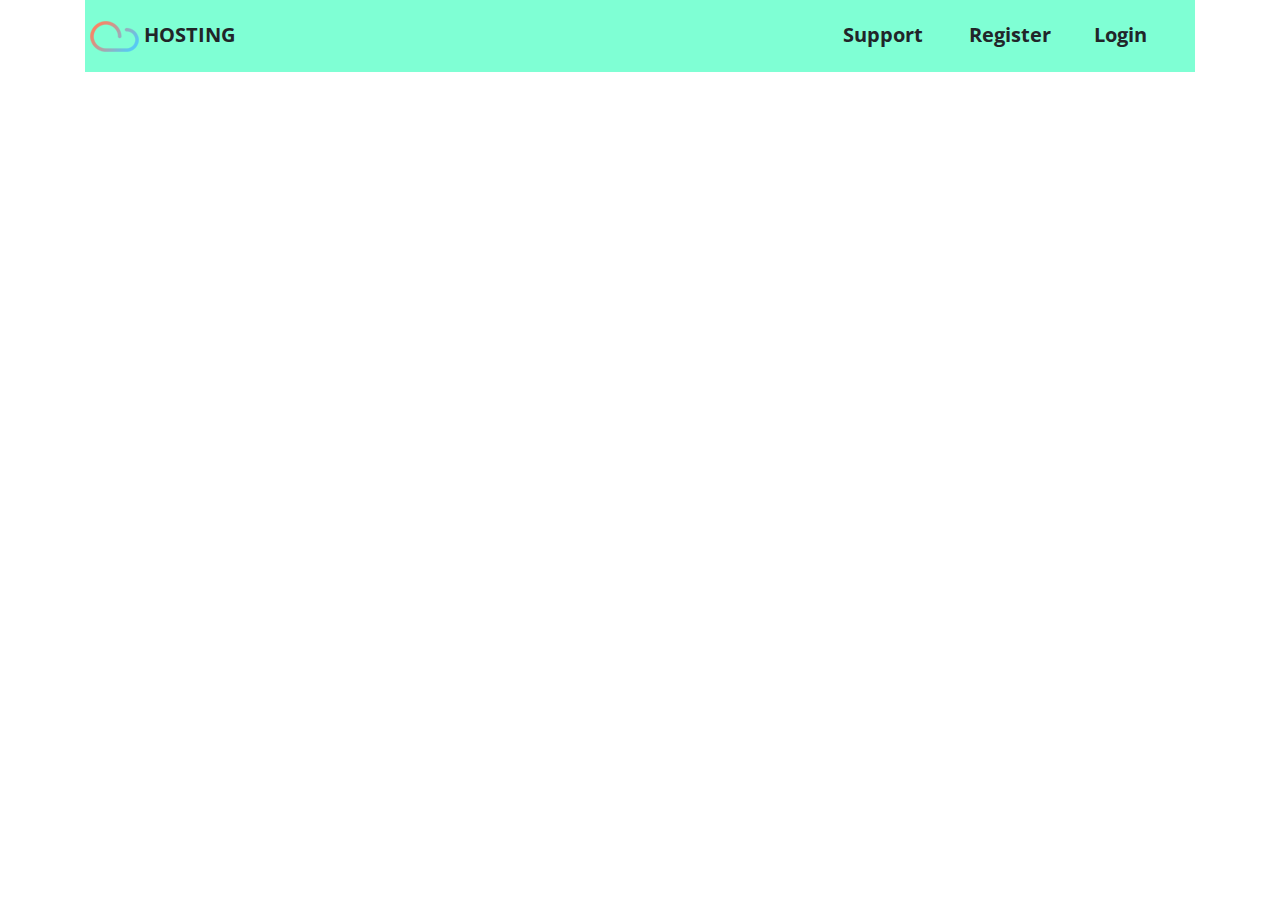
<file: Homepage/index.html>
<!DOCTYPE html>
<html lang="en">

<head>
    <meta charset="UTF-8">
    <meta name="viewport" content="width=device-width, initial-scale=1.0">
    <meta http-equiv="X-UA-Compatible" content="ie=edge">
    <link href="https://fonts.googleapis.com/css?family=Open+Sans:400,800&display=swap" rel="stylesheet">
    <link rel="stylesheet" href="./css/bootstrap.min.css">
    <link rel="stylesheet" href="./css/main.css">
    <title>Homepage</title>
</head>

<body>
    <div class="container">
        <div class="row">
            <div class="col">
                <header class="header">
                    <div class="row">
                        <div class="col-8">
                            <img class="header__logo" src="img/cloud.png" alt="img">
                            <span class="header__title">HOSTING</span>
                        </div>
                        <div class="col">
                            <div class="header__support">Support</div>
                        </div>
                        <div class="col">
                            <div class="header__register">Register</div>
                        </div>
                        <div class="col">
                            <div class="header__login">Login</div>
                        </div>
                    </div>
                </header>
            </div>


        </div>
    </div>
</body>

</html>
</file>
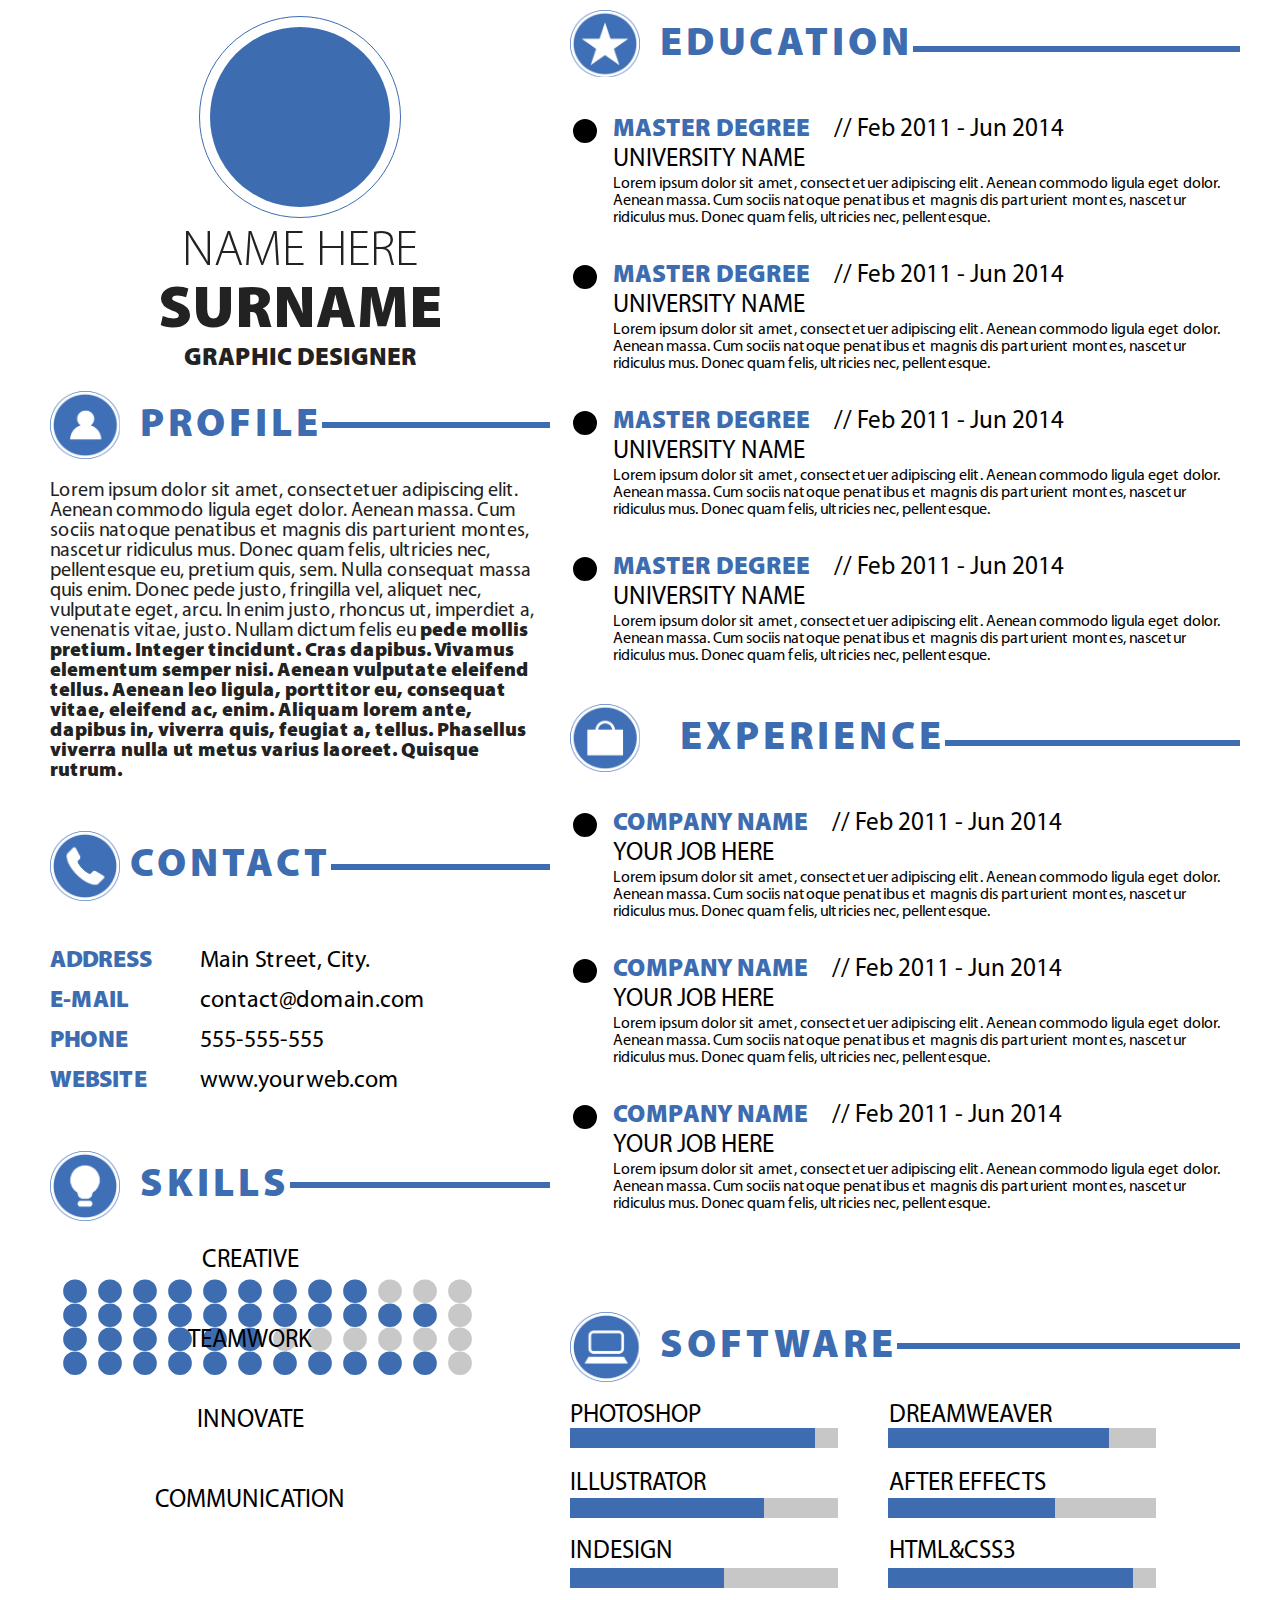
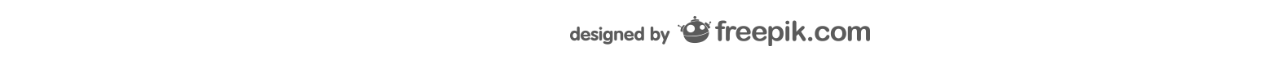
<file: Lesson3-cv/index.html>
<!DOCTYPE html>
<html lang="ru">

<head>
    <meta charset="UTF-8">
    <link rel="stylesheet" type="text/css" href="css/reset.css">
    <link rel="stylesheet" type="text/css" href="css/style.css">
    <!-- <link rel=" stylesheet" href="https://use.typekit.net/smi4kal.css"> -->
    <title>VC</title>
</head>

<body>
    <div class="main">

        <!--=====================================================
            ================БЛОК ЛЕВОЙ СТОРОНЫ===================
            =====================================================-->
        <div class="left">
            <div class="circle">
                <!--БЛОК С КРУГОМ-->
                <div class="circle2"></div>
            </div>

            <p class="name1">NAME HERE</p>
            <p class="name2">SURNAME</p>
            <p class="prof">GRAPHIC DESIGNER</p>
            <!-- ======БЛОК ПРОФИЛЯ=======-->
            <div class="profile">
                <div class="prof-logo">
                    <!--тут картинка лого и название-->
                    <div class="prof-img"></div>
                    <span class="prof-title">PROFILE</span>
                    <div class="prof-hr"></div>
                    <hr>
                </div>
                <div class="prof-text">
                    <!--ТЕКСТ В ПРОФИЛЕ-->
                    <span class="norm">Lorem ipsum dolor sit amet, consectetuer adipiscing elit. Aenean commodo ligula
                        eget dolor. Aenean massa. Cum sociis natoque penatibus et magnis dis parturient montes, nascetur
                        ridiculus mus. Donec quam felis, ultricies nec, pellentesque eu, pretium quis, sem. Nulla
                        consequat massa quis enim. Donec pede justo, fringilla vel, aliquet nec, vulputate eget, arcu.
                        In enim justo, rhoncus ut, imperdiet a, venenatis vitae, justo. Nullam dictum felis eu
                    </span><span class="bold"> pede mollis pretium. Integer tincidunt. Cras dapibus. Vivamus elementum
                        semper nisi. Aenean vulputate eleifend tellus. Aenean leo ligula, porttitor eu, consequat vitae,
                        eleifend ac, enim. Aliquam lorem ante, dapibus in, viverra quis, feugiat a, tellus. Phasellus
                        viverra nulla ut metus varius laoreet. Quisque rutrum. </span>
                </div>
            </div>

            <!-- ======БЛОК КОНТАКТА=======-->
            <div class="contact">
                <div class="cont-logo">
                    <div class="cont-img"></div>
                    <span class="cont-title">CONTACT</span>
                    <div class="cont-hr"></div>
                    <hr>
                </div>
                <!--======БЛОК С АДРЕСАМИ=====-->
                <div class="cont-name">
                    <p>ADDRESS</p>
                    <p>E-MAIL</p>
                    <p>PHONE</p>
                    <p>WEBSITE</p>
                </div>
                <div class="cont-text">
                    <p>Main Street, City.</p>
                    <p>contact@domain.com</p>
                    <p>555-555-555</p>
                    <p>www.yourweb.com</p>
                </div>
            </div>

            <div class="skills">
                <div class="skills-logo">
                    <div class="skills-img"></div>
                    <span class="skills-title">SKILLS</span>
                    <div class="skills-hr"></div>
                    <hr>
                </div>

                <div class="clean"></div>
                <div class="skills-n-r">
                <div class="skills-name">
                    <p>CREATIVE</p>
                    <p>TEAMWORK</p>
                    <p>INNOVATE</p>
                    <p>COMMUNICATION</p>
                </div>
                <div class="skills-rate">
                <table>
                    <tr>
                        <td>.</td>
                        <td>.</td>
                        <td>.</td>
                        <td>.</td>
                        <td>.</td>
                        <td>.</td>
                        <td>.</td>
                        <td>.</td>
                        <td>.</td>
                        <td class="point-white">.</td>
                        <td class="point-white">.</td>
                        <td class="point-white">.</td>                        
                    </tr>
                    <tr>
                        <td>.</td>
                        <td>.</td>
                        <td>.</td>
                        <td>.</td>
                        <td>.</td>
                        <td>.</td>
                        <td>.</td>
                        <td>.</td>
                        <td>.</td>
                        <td>.</td>
                        <td>.</td>
                        <td class="point-white">.</td>                        
                    </tr>
                    <tr>
                        <td>.</td>
                        <td>.</td>
                        <td>.</td>
                        <td>.</td>
                        <td>.</td>
                        <td>.</td>
                        <td class="point-white">.</td>
                        <td class="point-white">.</td>
                        <td class="point-white">.</td>
                        <td class="point-white">.</td>
                        <td class="point-white">.</td>
                        <td class="point-white">.</td>                        
                    </tr>
                    <tr>
                        <td>.</td>
                        <td>.</td>
                        <td>.</td>
                        <td>.</td>
                        <td>.</td>
                        <td>.</td>
                        <td>.</td>
                        <td>.</td>
                        <td>.</td>
                        <td>.</td>
                        <td>.</td>
                        <td class="point-white">.</td>                        
                    </tr>
                </table>

                </div>
                </div>
            </div>
            <div class="clean"></div>

        </div>

        <!--=====================================================
            ================БЛОК ПРАВОЙ СТОРОНЫ==================
            =====================================================-->
        <div class="right">

            <div class="education">
                <div class="educ-img"></div>
                <span class="educ-logo">EDUCATION </span>
                <div class="educ-hr">
                </div>
                <hr>

            </div>

            <ul>
                <li><span class="educ-title">MASTER DEGREE &nbsp;&nbsp;&nbsp;</span>
                    <span class="educ-name">// Feb 2011 - Jun 2014 <br> UNIVERSITY NAME <br></span>
                    <span class="educ-text">Lorem ipsum dolor sit amet, consectetuer adipiscing elit. Aenean commodo
                        ligula eget dolor.
                        Aenean massa. Cum sociis natoque penatibus et magnis dis parturient montes, nascetur ridiculus
                        mus. Donec quam
                        felis, ultricies nec, pellentesque.</span>
                </li>
                <li>
                    <span class="educ-title">MASTER DEGREE &nbsp;&nbsp;&nbsp;</span>
                    <span class="educ-name">// Feb 2011 - Jun 2014 <br> UNIVERSITY NAME <br></span>
                    <span class="educ-text">Lorem ipsum dolor sit amet, consectetuer adipiscing elit. Aenean commodo
                        ligula eget dolor.
                        Aenean massa. Cum sociis natoque penatibus et magnis dis parturient montes, nascetur ridiculus
                        mus. Donec quam
                        felis, ultricies nec, pellentesque.</span>
                </li>
                <li>
                    <span class="educ-title">MASTER DEGREE &nbsp;&nbsp;&nbsp;</span>
                    <span class="educ-name">// Feb 2011 - Jun 2014 <br> UNIVERSITY NAME <br></span>
                    <span class="educ-text">Lorem ipsum dolor sit amet, consectetuer adipiscing elit. Aenean commodo
                        ligula eget dolor.
                        Aenean massa. Cum sociis natoque penatibus et magnis dis parturient montes, nascetur ridiculus
                        mus. Donec quam
                        felis, ultricies nec, pellentesque.</span>
                </li>
                <li>
                    <span class="educ-title">MASTER DEGREE &nbsp;&nbsp;&nbsp;</span>
                    <span class="educ-name">// Feb 2011 - Jun 2014 <br> UNIVERSITY NAME <br></span>
                    <span class="educ-text">Lorem ipsum dolor sit amet, consectetuer adipiscing elit. Aenean commodo
                        ligula eget dolor.
                        Aenean massa. Cum sociis natoque penatibus et magnis dis parturient montes, nascetur ridiculus
                        mus. Donec quam
                        felis, ultricies nec, pellentesque.</span>
                </li>
            </ul>

            <div class="experience">
                <div class="exp-img"></div>
                <div class="exp-logo">EXPERIENCE</div>
                <div class="exp-hr"></div>
                <hr>
            </div>

            <ul>
                <li><span class="exp-title">COMPANY NAME &nbsp;&nbsp;&nbsp;</span>
                    <span class="exp-name">// Feb 2011 - Jun 2014 <br> YOUR JOB HERE <br></span>
                    <span class="exp-text">Lorem ipsum dolor sit amet, consectetuer adipiscing elit. Aenean commodo
                        ligula eget dolor. Aenean massa. Cum sociis natoque penatibus et magnis dis parturient montes,
                        nascetur ridiculus mus. Donec quam felis, ultricies nec, pellentesque.</span>
                </li>
                <li>
                    <span class="exp-title">COMPANY NAME &nbsp;&nbsp;&nbsp;</span>
                    <span class="exp-name">// Feb 2011 - Jun 2014 <br> YOUR JOB HERE <br></span>
                    <span class="exp-text">Lorem ipsum dolor sit amet, consectetuer adipiscing elit. Aenean commodo
                        ligula eget dolor. Aenean massa. Cum sociis natoque penatibus et magnis dis parturient montes,
                        nascetur ridiculus mus. Donec quam felis, ultricies nec, pellentesque.</span>
                </li>
                <li>
                    <span class="exp-title">COMPANY NAME &nbsp;&nbsp;&nbsp;</span>
                    <span class="exp-name">// Feb 2011 - Jun 2014 <br> YOUR JOB HERE <br></span>
                    <span class="exp-text">Lorem ipsum dolor sit amet, consectetuer adipiscing elit. Aenean commodo
                        ligula eget dolor. Aenean massa. Cum sociis natoque penatibus et magnis dis parturient montes,
                        nascetur ridiculus mus. Donec quam felis, ultricies nec, pellentesque.</span>
                </li>
            </ul>

            <div class="software">
                <div class="soft-logo">
                    <div class="soft-img"></div>
                    <span class="soft-title">SOFTWARE</span>
                    <div class="soft-hr"></div>
                    <hr>
                </div>

                <div class="soft1">
                    <p>PHOTOSHOP</p>
                    <p>ILLUSTRATOR</p>
                    <p>INDESIGN</p>
                </div>
                <div class="soft2">
                    <p>DREAMWEAVER</p>
                    <p>AFTER EFFECTS</p>
                    <p>HTML&CSS3</p>
                </div>
                <div class="clean"></div>
                <div class="soft-rate">
                <div class="soft-rate-left">                    
                    <div class="hr-gray">
                        <hr>
                        <hr>
                        <hr>
                    </div>  
                    <div class="hr-blue">
                        <div class="hr-left-1"><hr></div>
                        <div class="hr-left-2"><hr></div>
                        <div class="hr-left-3"><hr></div>
                    </div>                  
                </div>

                <div class="soft-rate-right">
                    <div class="hr-gray">
                        <hr>
                        <hr>
                        <hr>
                    </div> 
                    <div class="hr-blue">
                        <div class="hr-right-1"><hr></div>
                        <div class="hr-right-2"><hr></div>
                        <div class="hr-right-3"><hr></div>
                    </div>                   
                </div>
                </div>
            </div>
            <!-- <div class="clean"></div> -->
            <footer></footer>
        </div>
        
    </div>
    
    
</body>

</html>
</file>
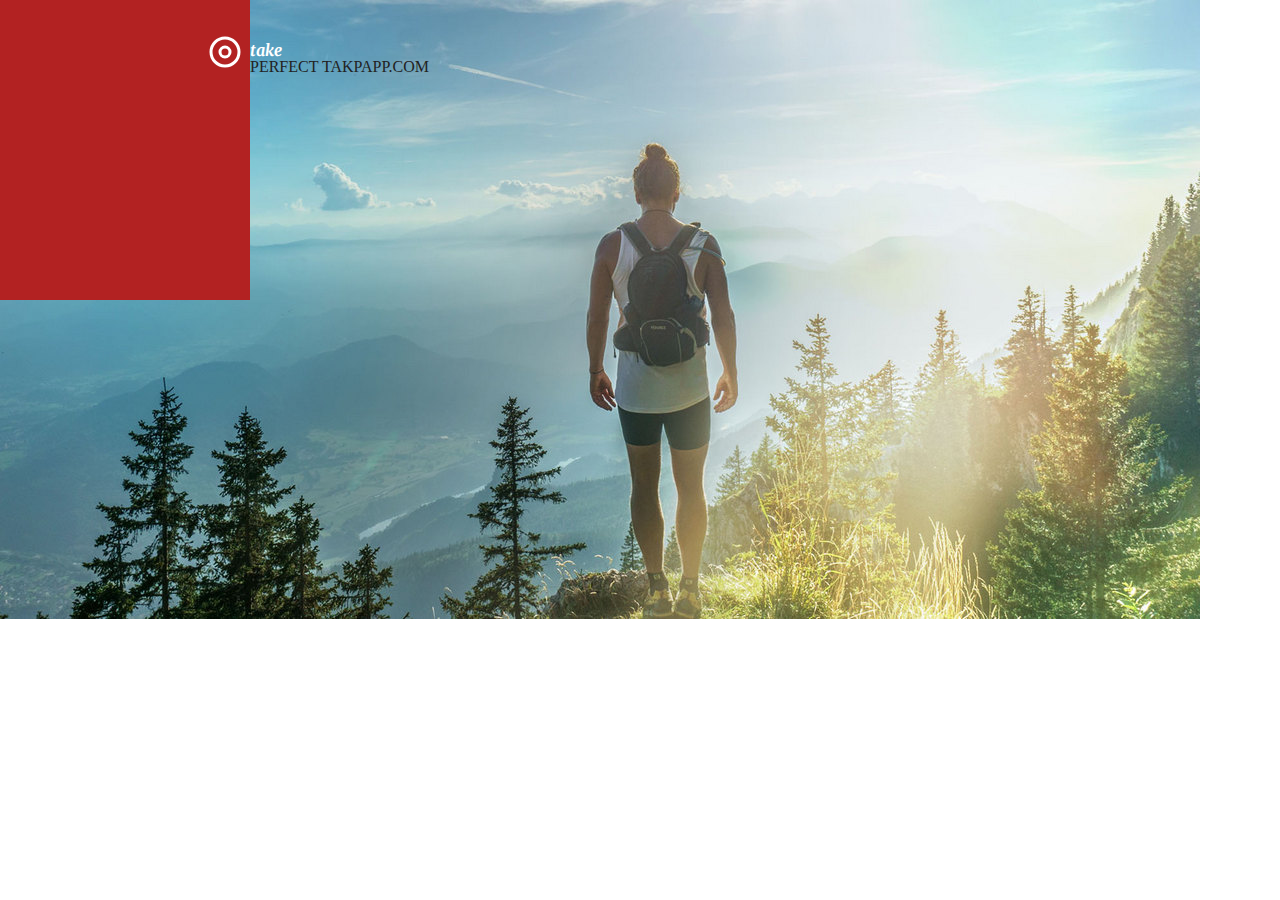
<file: Lesson6-Take/index.html>
<!DOCTYPE html>
<html lang="en">
<head>
    <meta charset="UTF-8">
    <title>Take</title>
    <link rel="stylesheet" href="css/reset.css" type="text/css">
    <link rel="stylesheet" href="css/style.css" type="text/css">
    <link href="https://fonts.googleapis.com/css?family=Merriweather&display=swap" rel="stylesheet">
</head>
<body>
    <main class="main">
        <header class="header">
            <div class="header__share">
                <svg class="svg-circle">
                    <circle cx="225" cy="52" r="14" fill="rgba(0,0,0,0)" stroke-width="3" stroke="white"/>
                    <circle cx="225" cy="52" r="5" fill="rgba(0,0,0,0)" stroke-width="3" stroke="white"/>
                </svg>                
            </div>
            <span class="header__take">take</span>

            <div class="header__text">
                <span class="header__text-vert1">PERFECT</span>
                <span class="header__text-vert2">TAKPAPP.COM</span>
            </div>
        </header>
    </main>
</body>
</html>
</file>
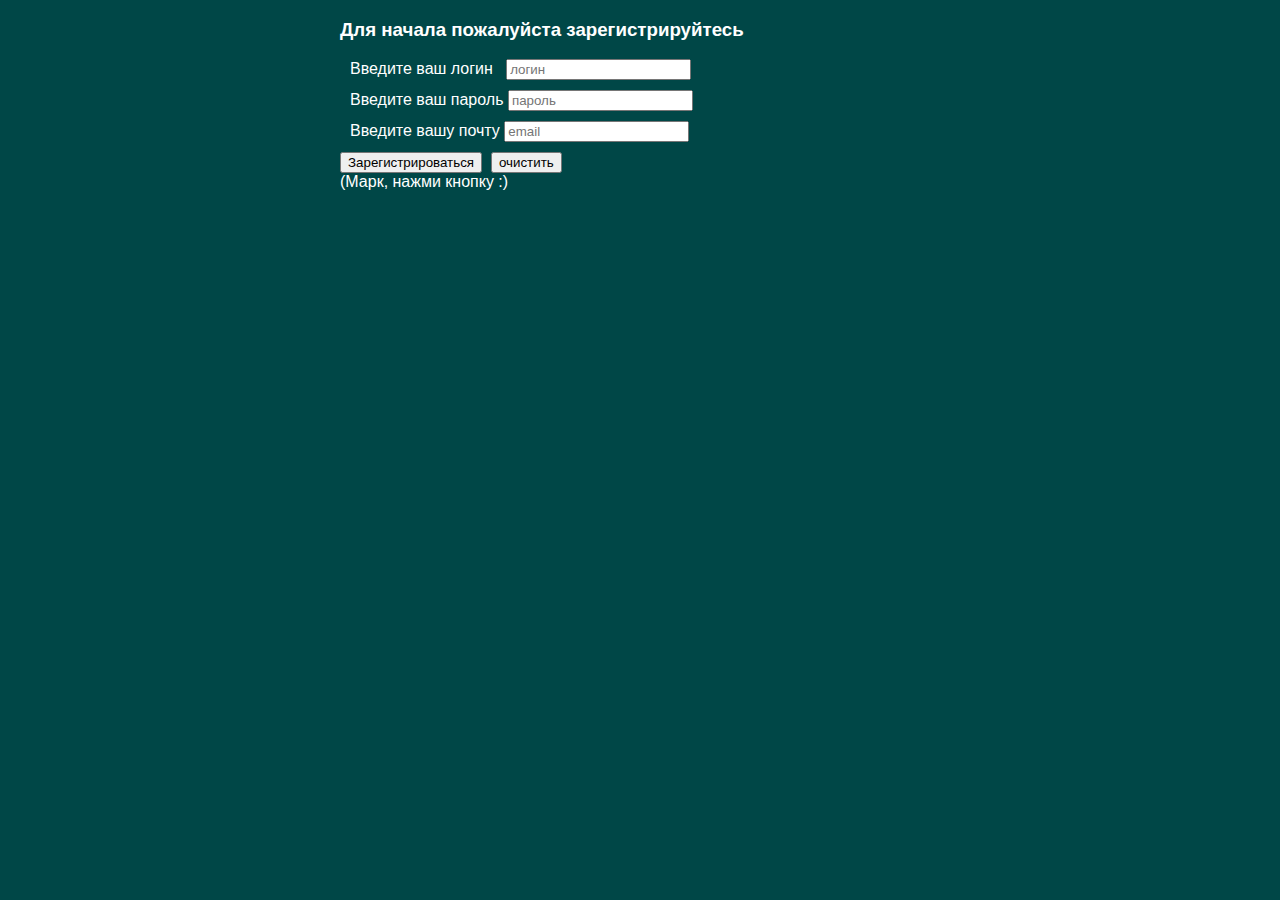
<file: Lesson7-form/index.html>
<!DOCTYPE html>
<html lang="ru">
<head>
    <meta charset="UTF-8">
    <link rel="stylesheet" href="css/style.css" type="text/css">
    <title>Forms</title>
</head>
<body>
    <form action="profile.html">
        <h3>Для начала пожалуйста зарегистрируйтесь</h3>
        <label>Введите ваш логин &nbsp;
            <input name="login" type="text" method="post" placeholder="логин">
        </label>

        <label>Введите ваш пароль
            <input name="login" type="password" method="post" placeholder="пароль">
        </label>

        <label>Введите вашу почту
            <input name="email" type="email" method="post" placeholder="email">
        </label>

        <button type="submit">Зарегистрироваться</button>
        &nbsp;<input type="reset" value="очистить">
        <br>(Марк, нажми кнопку :)
    </form>
</body>
</html>
</file>
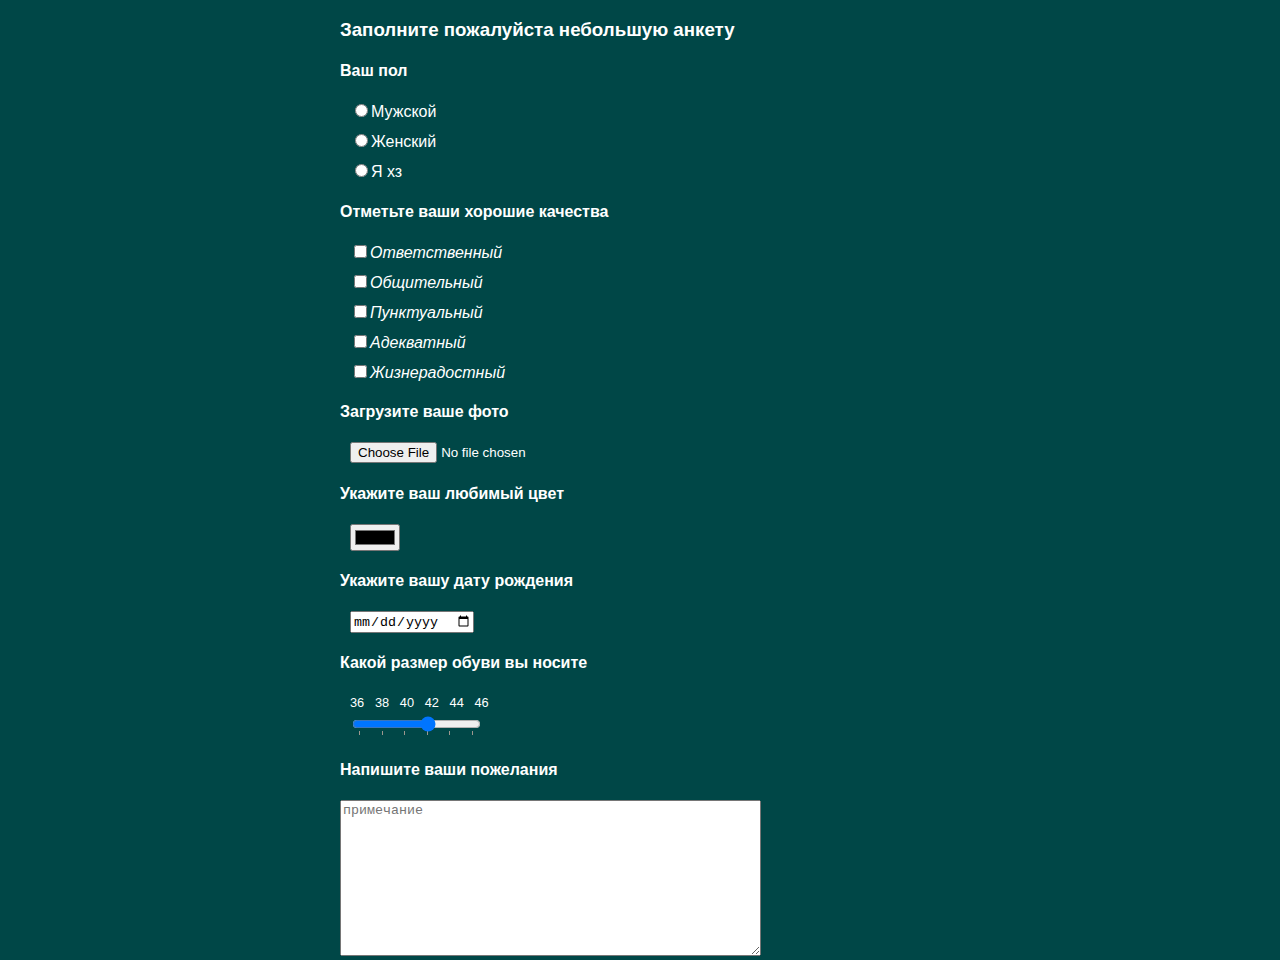
<file: Lesson7-form/profile.html>
<!DOCTYPE html>
<html lang="ru">
<head>
    <meta charset="UTF-8">
    <title>Profile</title>
    <link rel="stylesheet" href="css/style.css">
</head>
<body>
    <h3>Заполните пожалуйста небольшую анкету</h3>

    <form action="#">
        <h4>Ваш пол</h4>
        <label>
            <input type="radio" name="sex" value="Мужской">Мужской
        </label>
        <label>
            <input type="radio" name="sex" value="Женский">Женский
        </label>
        <label>
            <input type="radio" name="sex" value="Я хз">Я хз
        </label>
<!--=============================================================-->
        <h4>Отметьте ваши хорошие качества</h4>
        <label for="check">
            <input id="check" type="checkbox" name="check"><i>Ответственный</i>
        </label>
        <label>
            <input type="checkbox" name="check"><i>Общительный</i>
        </label>
        <label>
            <input type="checkbox" name="check"><i>Пунктуальный</i>
        </label>
        <label>
            <input type="checkbox" name="check"><i>Адекватный</i>
        </label>
        <label>
            <input type="checkbox" name="check"><i>Жизнерадостный</i>
        </label>
<!--=============================================================-->
        <h4>Загрузите ваше фото</h4>
        <label>
            <input type="file" name="pic">
        </label>
<!--=============================================================-->
        <h4>Укажите ваш любимый цвет</h4>
        <label class="color">
            <input type="color" name="color">
        </label>
<!--=============================================================-->
        <h4>Укажите вашу дату рождения</h4>
        <label>
            <input type="date" name="birthday">
        </label>
<!--=============================================================-->
        <h4>Какой размер обуви вы носите</h4>
        <label>
            <span class="size">36 &nbsp; 38 &nbsp; 40 &nbsp; 42 &nbsp; 44 &nbsp; 46</span><br>
            <input type="range" name="shoes" list="size" min="36" max="46" step="2">
            
            <datalist id="size">
                <option value="36" label="36">36</option>
                <option value="38" label="38">38</option>
                <option value="40" label="40">40</option>
                <option value="42" label="42">42</option>
                <option value="44" label="44">44</option>
                <option value="46" label="46">46</option>
            </datalist>            
        </label>
<!--=============================================================-->
        <h4>Напишите ваши пожелания</h4>
        <textarea name="" id="" cols="50" rows="10" placeholder="примечание"></textarea>
    </form>
</body>
</html>
</file>
<file: Homepage/css/main.css>
header {
    padding: 20px 5px;
    font-family: 'Open Sans', sans-serif;
    font-weight: bold;
    font-size: 20px;
    background: aquamarine;
}
</file>
<file: Lesson3-cv/css/style.css>
@font-face {
    font-family: 'Myriad Pro Light';
    src: url('../fonts/MyriadPro-Light.eot');
    src: url('../fonts/MyriadPro-Light.eot?#iefix') format('embedded-opentype'), url('../fonts/MyriadPro-Light.woff') format('woff'), url('../fonts/MyriadPro-Light.ttf') format('truetype');
    font-weight: normal;
    font-style: normal;
}

@font-face {
    font-family: 'Myriad Pro Regular';
    src: url('../fonts/MyriadPro-Regular.eot');
    src: url('../fonts/MyriadPro-Regular.eot?#iefix') format('embedded-opentype'), url('../fonts/MyriadPro-Regular.woff') format('woff'), url('../fonts/MyriadPro-Regular.ttf') format('truetype');
    font-weight: normal;
    font-style: normal;
}

@font-face {
    font-family: 'Myriad Pro Black';
    src: url('../fonts/MyriadPro-Black.eot');
    src: url('../fonts/MyriadPro-Black.eot?#iefix') format('embedded-opentype'), url('../fonts/MyriadPro-Black.woff') format('woff'), url('../fonts/MyriadPro-Black.ttf') format('truetype');
    font-weight: normal;
    font-style: normal;
}

/* =================================================== 
================= МЕДИА ЗАСПРОСЫ =================
=================================================== */

.main {
    box-sizing: border-box;
    width: 100%;
    max-width: 1200px;
    margin: 0px auto;
    position: relative;
    padding: 10px;
    padding-bottom: 90px;
}

/* =================================================== 
    =================БЛОК ЛЕВОЙ СТОРОНЫ =================
    =================================================== */

.left {
    width: 500px;
    float: left;
    margin-right: 10px;
}

.circle {
    width: 200px;
    height: 200px;
    border-radius: 50%;
    border: 1px solid #3D6CB0;
    margin: 0px auto;
    margin-top: 6px;
    margin-bottom: 10px;
    clear: both;
}

.circle2 {
    width: 180px;
    height: 180px;
    border-radius: 50%;
    background: #3D6CB0;
    margin: 0px auto;
    margin-top: 10px;
}

.name1 {
    text-align: center;
    font-family: 'Myriad Pro Light', sans-serif;
    font-size: 50px;
    margin: 0 auto;
}

.name2 {
    text-align: center;
    font-family: 'Myriad Pro Black', sans-serif;
    font-weight: bold;
    font-size: 60px;
    margin: 4px auto;
}

.prof {
    text-align: center;
    font-family: 'Myriad Pro Black', sans-serif;
    font-weight: bold;
    font-size: 25px;
    margin: 0 auto;
}

.profile {
    width: 100%;
    margin-top: 20px;
}

.prof-logo {
    width: 100%;
    height: 70px;
}

.prof-img {
    float: left;
    width: 70px;
    height: 68px;
    background-image: url(../img/PROFILE-ICON@1X.png);
    background-size: cover;
}

.prof-title {
    color: #3D6CB0;
    font-family: 'Myriad Pro Black', sans-serif;
    font-weight: bold;
    font-size: 40px;
    letter-spacing: 4px;
    line-height: 70px;
    margin-left: 20px;
    float: left;
}

.prof-hr {
    min-width: 10%;
    height: 20px;
    display: inline-block;
}

.profile hr {
    min-width: 40%;
    max-width: 100%;
    border: 3px solid #3D6CB0;
}

.prof-text {
    margin-top: 20px;
    line-height: 20px;
}

.norm {
    font-family: 'Myriad Pro Regular', sans-serif;
    font-size: 20px;
}

.bold {
    font-family: 'Myriad Pro Black', sans-serif;
    font-weight: bold;
    font-size: 20px;
}

.contact {
    margin-top: 50px;
    width: 100%;
    /* min-height: 200px; */
}

.cont-logo {
    width: 100%;
    height: 70px;
    float: left;
    margin-bottom: 40px;
}

.cont-img {
    float: left;
    width: 70px;
    height: 70px;
    background-image: url(../img/Phone-Icon@1X.png);
    background-size: cover;
}

.cont-title {
    color: #3D6CB0;
    font-family: 'Myriad Pro Black', sans-serif;
    font-weight: bold;
    font-size: 40px;
    letter-spacing: 4px;
    line-height: 70px;
    margin-left: 10px;
    float: left;
}

.cont-hr {
    min-width: 10%;
    height: 22px;
    display: inline-block;
}

.contact hr {
    min-width: 30%;
    max-width: 100%;
    border: 3px solid #3D6CB0;
}

.cont-name {
    min-width: 150px;
    color: #3D6CB0;
    font-family: 'Myriad Pro Black', sans-serif;
    font-weight: bold;
    font-size: 24px;
    line-height: 40px;
    float: left;
}

.cont-text {
    min-width: 300px;
    color: #000000;
    font-family: 'Myriad Pro Regular', sans-serif;
    font-size: 24px;
    line-height: 40px;
}

.skills {
    width: 100%;
    margin-top: 50px;
    position: relative;
}

.skils-logo {
    width: 100%;
    /* height: 70px; */
}

.skills-img {
    width: 70px;
    height: 70px;
    background-image: url(../img/SKILLS-ICON@1X.png);
    background-size: cover;
    float: left;
}

.skills-title {
    color: #3D6CB0;
    font-family: 'Myriad Pro Black', sans-serif;
    font-weight: bold;
    font-size: 40px;
    letter-spacing: 4px;
    line-height: 70px;
    margin-left: 20px;
    float: left;
}

.skills-hr {
    min-width: 20%;
    height: 20px;
    display: inline-block;
}

.skills hr {
    max-width: 100%;
    border: 3px solid #3D6CB0;
}

.clean {
    clear: both;
}

.skills-n-r {
    width: 500px; 
    margin: 0px auto;
}

.skills-name {
    width: 400px;
    text-align: center;
    color: #000000;
    font-family: 'Myriad Pro Regular', sans-serif;
    font-size: 25px;
    line-height: 80px;
    position: absolute;
}

.skills-rate {
    font-size: 200px;
    line-height: 24px;
    letter-spacing: -15px;
    color: #3D6CB0;
}

.point-white {
    color: rgb(200, 200, 200);
}

/* =================================================== 
    =================БЛОК ПРАВОЙ СТОРОНЫ =================
    =================================================== */

.right {
    min-width: 500px;
    position: absolute;
    margin-bottom: 20px;
    margin-left: 10px;
    position: absolute;
    left: 520px;
}

.education {
    width: 100%;
    height: 70px;
    position: relative;
}

.educ-img {
    float: left;
    width: 70px;
    height: 67px;
    background-image: url(../img/EDUCATION-ICON@1X.png);
    background-size: cover;
}

.educ-logo {
    color: #3D6CB0;
    font-family: 'Myriad Pro Black', sans-serif;
    font-weight: bold;
    font-size: 40px;
    letter-spacing: 4px;
    margin-left: 20px;
    margin-top: 0px;
    line-height: 70px;
    float: left;
    display: block;
}

.educ-hr {
    min-width: 10%;
    height: 25px;
    display: inline-block;
}

.education hr {
    min-width: 20%;
    max-width: 100%;
    border: 3px solid #3D6CB0;
    margin-left: 10px;
}

ul {
    margin-left: 18px;
}

li {
    list-style: none;
    display: list-item;
    margin-left: 25px;
    padding-top: 35px;
}

li:before {
    content: "";
    border: 12px #000 solid !important;
    border-radius: 30px;
    margin-top: 4px;
    margin-left: -40px;
    position: absolute;
}

.educ-title {
    color: #3D6CB0;
    font-family: 'Myriad Pro Black', sans-serif;
    font-weight: bold;
    font-size: 25px;
    line-height: 15px;
}

.educ-name {
    color: #020202;
    font-family: 'Myriad Pro Regular', sans-serif;
    font-size: 25px;
    line-height: 30px;
}

.educ-text {
    color: #000000;
    font-family: 'Myriad Pro Regular', sans-serif;
    font-size: 16px;
}

.experience {
    width: 100%;
    height: 70px;
    margin-top: 40px;
}

.exp-img {
    width: 70px;
    height: 68px;
    background-image: url(../img/EXPERIENCE-ICON@1X.png);
    background-size: cover;
    float: left;
}

.exp-logo {
    color: #3D6CB0;
    font-family: 'Myriad Pro Black', sans-serif;
    font-weight: bold;
    font-size: 40px;
    letter-spacing: 4px;
    margin-left: 40px;
    margin-top: 0px;
    line-height: 70px;
    float: left;
}

.exp-hr {
    min-width: 10%;
    height: 25px;
    display: inline-block;
}

.experience hr {
    max-width: 100%;
    border: 3px solid #3D6CB0;
}

.exp-title {
    color: #3D6CB0;
    font-family: 'Myriad Pro Black', sans-serif;
    font-weight: bold;
    font-size: 25px;
    line-height: 30px;
}

.exp-name {
    color: #020202;
    font-family: 'Myriad Pro Regular', sans-serif;
    font-size: 25px;
    line-height: 30px;
}

.exp-text {
    color: #000000;
    font-family: 'Myriad Pro Regular', sans-serif;
    font-size: 16px;
}

.software {
    width: 100%;
    margin-top: 100px;
    position: relative;
}

.soft-logo {
    width: 100%;
    height: 70px;
}

.soft-img {
    width: 70px;
    height: 70px;
    background-image: url(../img/SOFTWARE-ICON@1X.png);
    background-size: cover;
    float: left;
}

.soft-title {
    color: #3D6CB0;
    font-family: 'Myriad Pro Black', sans-serif;
    font-weight: bold;
    font-size: 40px;
    letter-spacing: 4px;
    line-height: 70px;
    margin-left: 20px;
    float: left;
}

.soft-hr {
    min-width: 10%;
    height: 20px;
    display: inline-block;
}

.software hr {
    max-width: 100%;
    border: 3px solid #3D6CB0;
}

.clean {
    clear: both;
}

.soft1, .soft2 {
    width: 41%;
    color: #000000;
    font-family: 'Myriad Pro Regular', sans-serif;
    font-size: 25px;
    line-height: 68px;
    float: left;
}

.soft1 {
    margin-right: 44px;
}

.soft-rate {
    width: 100%;
    height: 300px;
    position: absolute;
    top: 66px;
}

.soft-rate-left {
    width: 40%;
    float: left;
    /* background: blueviolet; */
    /* margin-right: 95px; */
}

.soft-rate-right {
    width: 40%;
    margin-left: 50px;
    float: left;
    /* background: darkcyan; */
}

.hr-gray hr {
    /* min-width: 70%; */
    /* width: 100%; */
    margin-top: 50px;
    border: 10px solid rgb(199, 199, 199);
}

.hr-blue {
    position: absolute;
    top: 0px;
    /* background: rgb(156, 252, 169); */
    width: 40%;
}

.hr-gray {
    width: 100%;
}

.hr-blue hr {
    /* min-width: 70%; */
    margin-top: 50px;
    border: 10px solid #3D6CB0;
}

.hr-left-1 hr {
    width: 84%;
    margin-top: 50px;
    margin-left: 0px;
    border: 10px solid #3D6CB0;
}

.hr-left-2 hr {
    width: 65%;
    margin-top: 50px;
    margin-left: 0px;
    border: 10px solid #3D6CB0;
}

.hr-left-3 hr {
    width: 50%;
    margin-top: 50px;
    margin-left: 0px;
    border: 10px solid #3D6CB0;
}

.hr-right-1 hr {
    width: 75%;
    margin-top: 50px;
    margin-left: 0px;
    border: 10px solid #3D6CB0;
}

.hr-right-2 hr {
    width: 55%;
    margin-top: 50px;
    margin-left: 0px;
    border: 10px solid #3D6CB0;
}

.hr-right-3 hr {
    width: 84%;
    margin-top: 50px;
    margin-left: 0px;
    border: 10px solid #3D6CB0;
}

footer {
    width: 300px;
    height: 30px;
    background-image: url(../img/FREEPIK-LOGO@1X.png);
    background-size: cover;
    /* position: absolute; */
    bottom: 0px;
    /* margin: 0px auto; */
    right: 70%;
    margin-top: 30px;
}

/*===================================================
=====================================================
=====================================================
===================================================*/

@media screen and (max-width: 1000px) {
    .main {
        width: 100%;
        margin: 0px auto;
        position: static;
    }
    .left {
        width: 100%;
        float: none;
        margin: 0px auto;
        margin-bottom: 100px;
    }
    .name1, .name2, .prof {
        font-size: 3em;
    }
    .norm, .bold {
        font-size: 1.2em;
        max-width: 1000px;
        width: 100%;
        min-width: 720px;
    }
    .right {
        width: 100%;
        margin: 0px auto;
        margin-bottom: 40px;
        position: static;
    }
    .education {
        width: 100%;
        font-size: 0.5em;
    }
    .experience {
        width: 100%;
    }
    .software {
        width: 100%;
    }
    footer {
        margin-left: 25%;
    }
}
</file>
<file: Lesson6-Take/css/style.css>
.header {
    width: 1200px;
    min-height: 619px;
    background-image: url(../img/header-photo.jpg);
}

.header__share {
    width: 250px;
    height: 300px;
    float: left;
    background: firebrick;

}

/* .svg-circle {
    background: firebrick;
} */

.header__take {
    margin-top: 42px;
    display: inline-block;
    color: white;
    font-family: 'Merriweather', serif;
    font-style: italic;
    font-weight: bold;
}
</file>
<file: Lesson7-form/css/style.css>
body {
    width: 600px;
    margin: 0 auto;
    font-family:'Segoe UI', Tahoma, Geneva, Verdana, sans-serif;
    color: white;
    background-color: rgb(0, 71, 71);
}

label {
    display: block;
    margin: 10px;
}

.size {
    font-size: 0.8em;
}

.color {
    width: 40px;
}

input[type="checkbox"]:checked+i{
    color: rgb(201, 255, 139);
}
</file>
